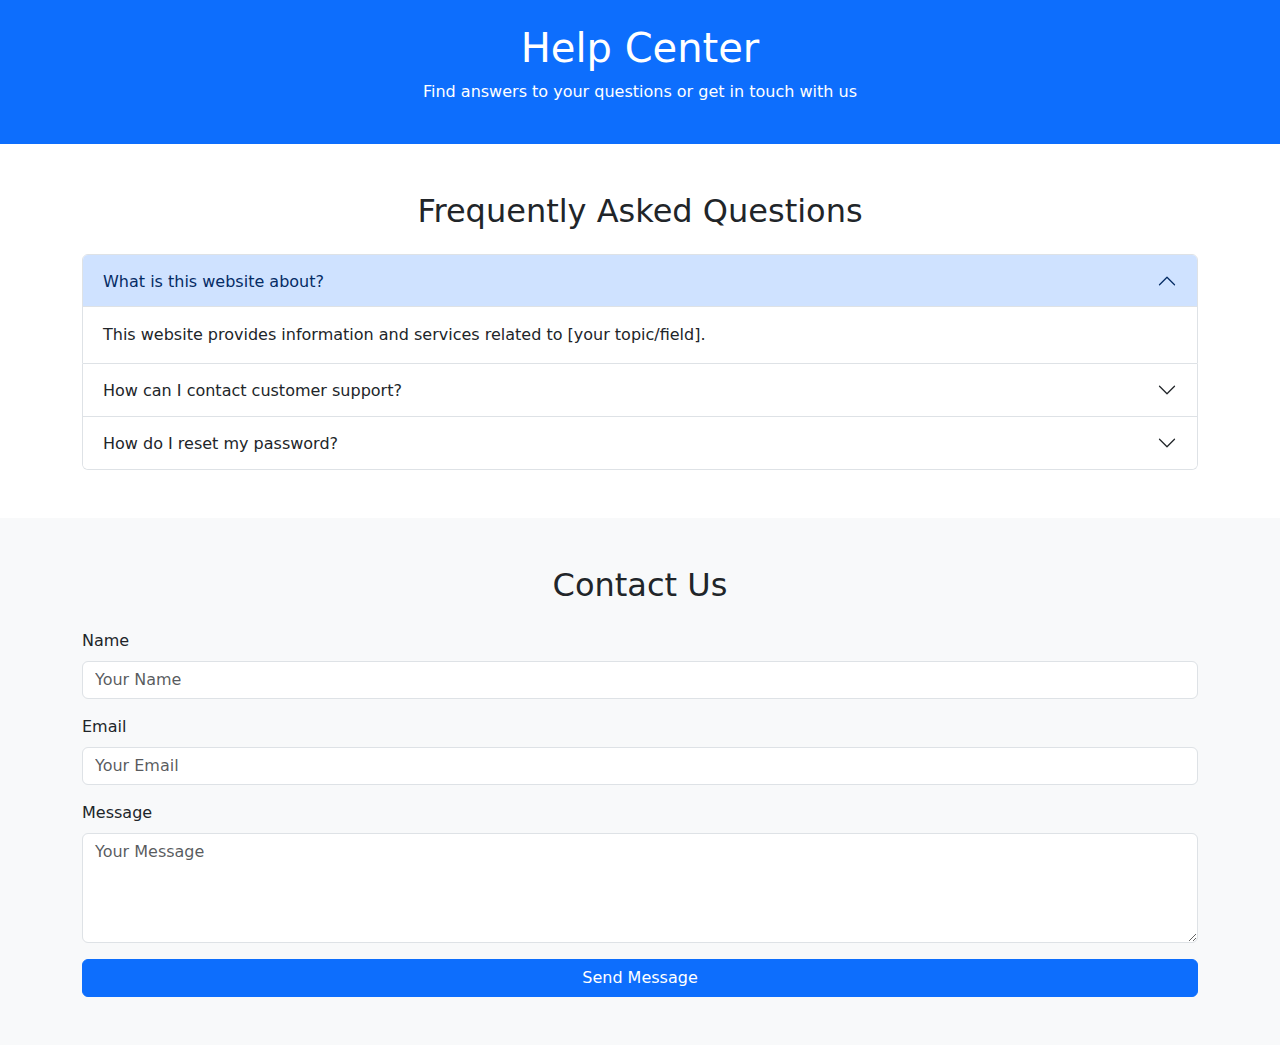
<file: help.html>
<!DOCTYPE html>
<html lang="en">
<head>
  <meta charset="UTF-8">
  <meta name="viewport" content="width=device-width, initial-scale=1.0">
  <title>Help Page</title>
  <!-- Bootstrap CSS -->
  <link href="https://cdn.jsdelivr.net/npm/bootstrap@5.3.0/dist/css/bootstrap.min.css" rel="stylesheet">
  <link rel="stylesheet" href="help.css">
</head>
<body>
  <!-- Header Section -->
  <header class="bg-primary text-white text-center py-4">
    <h1>Help Center</h1>
    <p>Find answers to your questions or get in touch with us</p>
  </header>

  <!-- FAQ Section -->
  <section class="faq-section py-5">
    <div class="container">
      <h2 class="text-center mb-4">Frequently Asked Questions</h2>
      <div class="accordion" id="faqAccordion">
        <div class="accordion-item">
          <h2 class="accordion-header" id="faq1">
            <button class="accordion-button" type="button" data-bs-toggle="collapse" data-bs-target="#collapse1">
              What is this website about?
            </button>
          </h2>
          <div id="collapse1" class="accordion-collapse collapse show" data-bs-parent="#faqAccordion">
            <div class="accordion-body">
              This website provides information and services related to [your topic/field].
            </div>
          </div>
        </div>
        <div class="accordion-item">
          <h2 class="accordion-header" id="faq2">
            <button class="accordion-button collapsed" type="button" data-bs-toggle="collapse" data-bs-target="#collapse2">
              How can I contact customer support?
            </button>
          </h2>
          <div id="collapse2" class="accordion-collapse collapse" data-bs-parent="#faqAccordion">
            <div class="accordion-body">
              You can contact customer support via the contact form below or email us at support@example.com.
            </div>
          </div>
        </div>
        <div class="accordion-item">
          <h2 class="accordion-header" id="faq3">
            <button class="accordion-button collapsed" type="button" data-bs-toggle="collapse" data-bs-target="#collapse3">
              How do I reset my password?
            </button>
          </h2>
          <div id="collapse3" class="accordion-collapse collapse" data-bs-parent="#faqAccordion">
            <div class="accordion-body">
              Click on "Forgot Password" on the login page and follow the instructions to reset your password.
            </div>
          </div>
        </div>
      </div>
    </div>
  </section>

  <!-- Contact Form Section -->
  <section class="contact-section py-5 bg-light">
    <div class="container">
      <h2 class="text-center mb-4">Contact Us</h2>
      <form id="contactForm">
        <div class="mb-3">
          <label for="name" class="form-label">Name</label>
          <input type="text" class="form-control" id="name" placeholder="Your Name" required>
        </div>
        <div class="mb-3">
          <label for="email" class="form-label">Email</label>
          <input type="email" class="form-control" id="email" placeholder="Your Email" required>
        </div>
        <div class="mb-3">
          <label for="message" class="form-label">Message</label>
          <textarea class="form-control" id="message" rows="4" placeholder="Your Message" required></textarea>
        </div>
        <button type="submit" class="btn btn-primary w-100">Send Message</button>
      </form>
    </div>
  </section>

  <!-- Back to Top Button -->
  <button id="backToTop" class="btn btn-secondary position-fixed bottom-0 end-0 m-3" onclick="scrollToTop()">↑ Back to Top</button>

  <!-- Bootstrap Bundle with Popper -->
  <script src="https://cdn.jsdelivr.net/npm/bootstrap@5.3.0/dist/js/bootstrap.bundle.min.js"></script>
  <script src="help.js"></script>
</body>
</html>
</file>
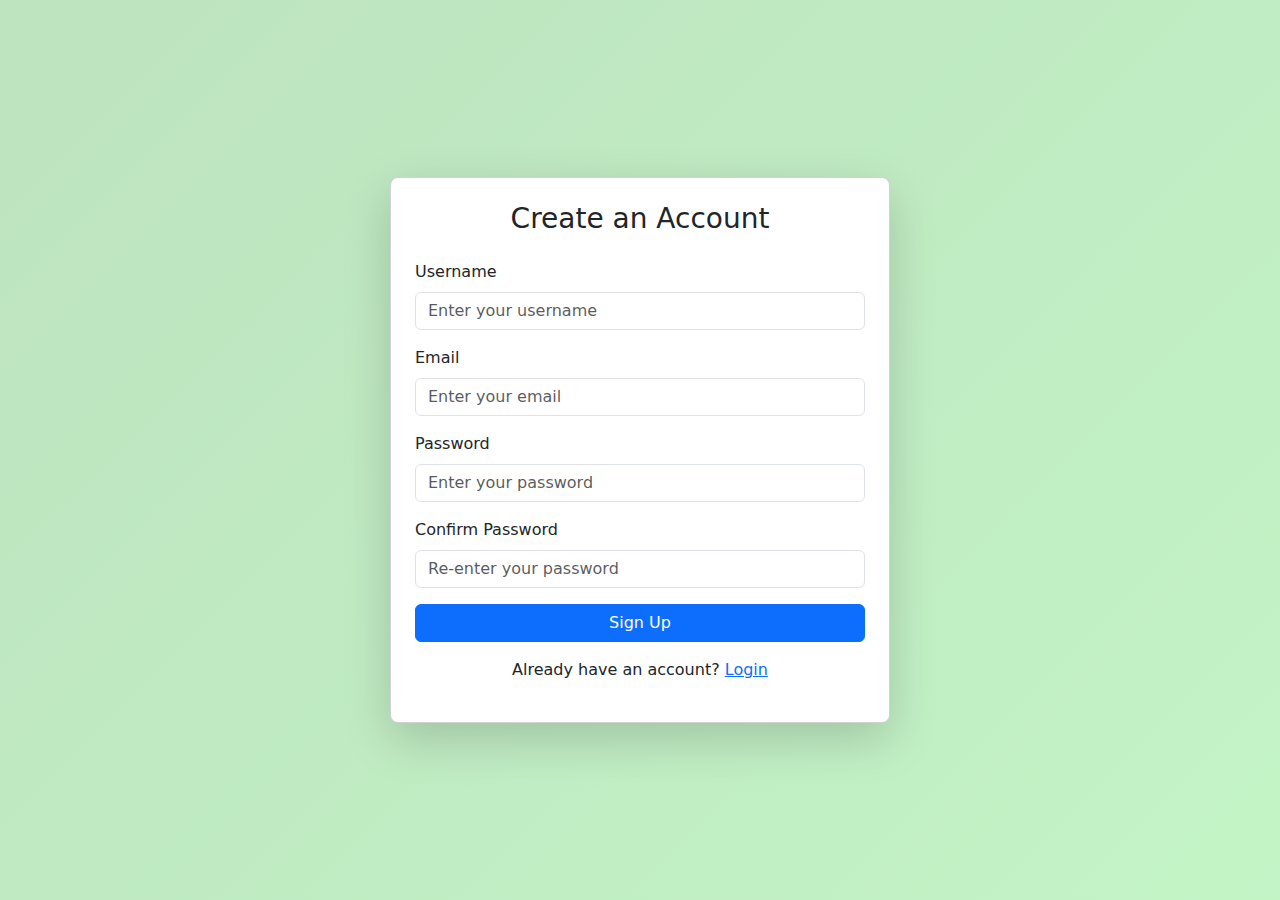
<file: signup.html>
<!DOCTYPE html>
<html lang="en">
<head>
  <meta charset="UTF-8">
  <meta name="viewport" content="width=device-width, initial-scale=1.0">
  <title>Signup Page</title>
  <!-- Bootstrap CSS -->
  <link href="https://cdn.jsdelivr.net/npm/bootstrap@5.3.0/dist/css/bootstrap.min.css" rel="stylesheet">
  <link rel="stylesheet" href="signup.css">
</head>
<body>
  <!-- Signup Form -->
  <div class="container vh-100 d-flex justify-content-center align-items-center">
    <div class="card p-4 shadow-lg" style="width: 100%; max-width: 500px;">
      <h3 class="text-center mb-4">Create an Account</h3>
      <form id="signupForm">
        <div class="mb-3">
          <label for="username" class="form-label">Username</label>
          <input type="text" class="form-control" id="username" placeholder="Enter your username" required>
        </div>
        <div class="mb-3">
          <label for="email" class="form-label">Email</label>
          <input type="email" class="form-control" id="email" placeholder="Enter your email" required>
        </div>
        <div class="mb-3">
          <label for="password" class="form-label">Password</label>
          <input type="password" class="form-control" id="password" placeholder="Enter your password" required>
        </div>
        <div class="mb-3">
          <label for="confirmPassword" class="form-label">Confirm Password</label>
          <input type="password" class="form-control" id="confirmPassword" placeholder="Re-enter your password" required>
        </div>
        <button type="submit" class="btn btn-primary w-100">Sign Up</button>
      </form>
      <p class="text-center mt-3">
        Already have an account? <a href="login.html">Login</a>
      </p>
    </div>
  </div>

  <!-- Bootstrap Bundle with Popper -->
  <script src="https://cdn.jsdelivr.net/npm/bootstrap@5.3.0/dist/js/bootstrap.bundle.min.js"></script>
  <script src="signup.js"></script>
</body>
</html>
</file>
<file: help.css>
body {
    scroll-behavior: smooth;
  }
  
  #backToTop {
    display: none;
    z-index: 1000;
  }
</file>
<file: signup.css>
body {
    background: linear-gradient(135deg, #bde3bf, #c3f4c6);
    color: white;
  }
  
  .card {
    background-color: white;
    border-radius: 8px;
  }
</file>
